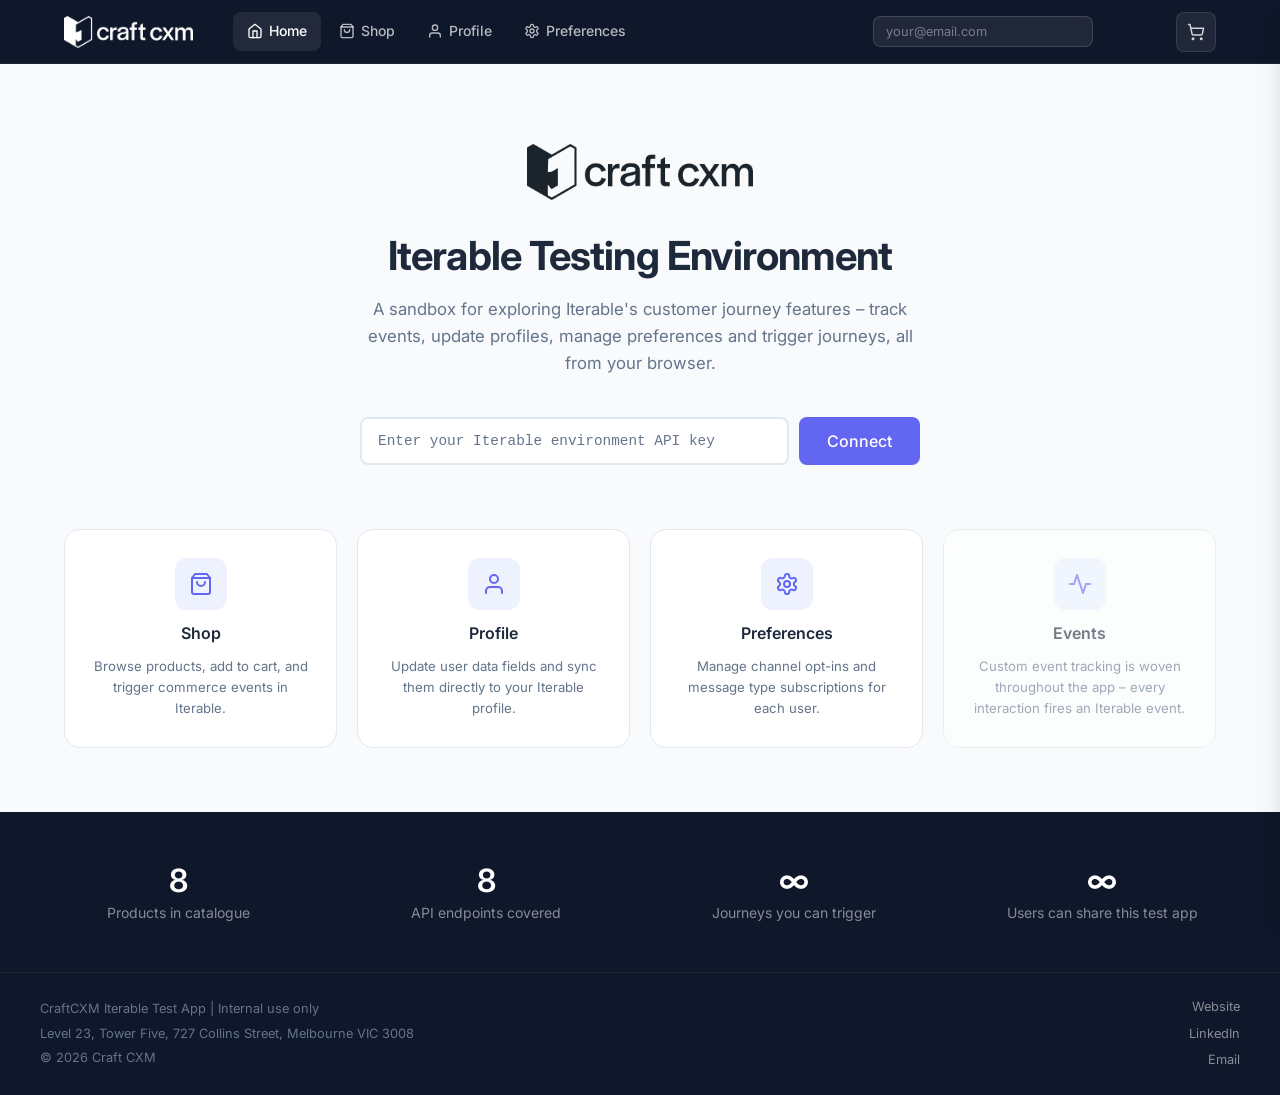
<file: index.html>
<!DOCTYPE html>
<html lang="en">
<head>
  <meta charset="UTF-8">
  <meta name="viewport" content="width=device-width, initial-scale=1.0">
  <title>Iterable Test App</title>
  <link rel="preconnect" href="https://fonts.googleapis.com">
  <link href="https://fonts.googleapis.com/css2?family=Inter:wght@300;400;500;600;700;800&display=swap" rel="stylesheet">
  <link rel="icon" type="image/png" href="assets/favicon.png">
  <link rel="stylesheet" href="css/styles.css">
</head>
<body>
<div id="app">
  <div id="header-root"></div>

  <main class="main-content">

    <!-- Hero -->
    <section class="hero">
      <div class="hero-logo">
        <img src="assets/logo-dark.png" alt="CraftCXM" onerror="this.style.display='none'">
      </div>
      <h1>Iterable Testing Environment</h1>
      <p>
        A sandbox for exploring Iterable's customer journey features – track events,
        update profiles, manage preferences and trigger journeys, all from your browser.
      </p>
      <div class="hero-api-key-group">
        <input
          type="password"
          id="heroApiKeyInput"
          class="hero-api-key-input"
          placeholder="Enter your Iterable environment API key"
          autocomplete="off"
          spellcheck="false"
        >
        <button class="btn btn-primary btn-lg" id="heroConnectBtn">Connect</button>
      </div>
    </section>

    <!-- Navigation cards -->
    <div class="nav-cards">
      <a href="shop.html" class="nav-card" id="navShop">
        <div class="nav-card-icon">
          <svg xmlns="http://www.w3.org/2000/svg" viewBox="0 0 24 24" fill="none" stroke="currentColor" stroke-width="2" stroke-linecap="round" stroke-linejoin="round"><path d="M6 2 3 6v14a2 2 0 0 0 2 2h14a2 2 0 0 0 2-2V6l-3-4z"/><line x1="3" y1="6" x2="21" y2="6"/><path d="M16 10a4 4 0 0 1-8 0"/></svg>
        </div>
        <h3>Shop</h3>
        <p>Browse products, add to cart, and trigger commerce events in Iterable.</p>
      </a>

      <a href="profile.html" class="nav-card" id="navProfile">
        <div class="nav-card-icon">
          <svg xmlns="http://www.w3.org/2000/svg" viewBox="0 0 24 24" fill="none" stroke="currentColor" stroke-width="2" stroke-linecap="round" stroke-linejoin="round"><path d="M20 21v-2a4 4 0 0 0-4-4H8a4 4 0 0 0-4 4v2"/><circle cx="12" cy="7" r="4"/></svg>
        </div>
        <h3>Profile</h3>
        <p>Update user data fields and sync them directly to your Iterable profile.</p>
      </a>

      <a href="preferences.html" class="nav-card" id="navPrefs">
        <div class="nav-card-icon">
          <svg xmlns="http://www.w3.org/2000/svg" viewBox="0 0 24 24" fill="none" stroke="currentColor" stroke-width="2" stroke-linecap="round" stroke-linejoin="round"><path d="M12.22 2h-.44a2 2 0 0 0-2 2v.18a2 2 0 0 1-1 1.73l-.43.25a2 2 0 0 1-2 0l-.15-.08a2 2 0 0 0-2.73.73l-.22.38a2 2 0 0 0 .73 2.73l.15.1a2 2 0 0 1 1 1.72v.51a2 2 0 0 1-1 1.74l-.15.09a2 2 0 0 0-.73 2.73l.22.38a2 2 0 0 0 2.73.73l.15-.08a2 2 0 0 1 2 0l.43.25a2 2 0 0 1 1 1.73V20a2 2 0 0 0 2 2h.44a2 2 0 0 0 2-2v-.18a2 2 0 0 1 1-1.73l.43-.25a2 2 0 0 1 2 0l.15.08a2 2 0 0 0 2.73-.73l.22-.39a2 2 0 0 0-.73-2.73l-.15-.08a2 2 0 0 1-1-1.74v-.5a2 2 0 0 1 1-1.74l.15-.09a2 2 0 0 0 .73-2.73l-.22-.38a2 2 0 0 0-2.73-.73l-.15.08a2 2 0 0 1-2 0l-.43-.25a2 2 0 0 1-1-1.73V4a2 2 0 0 0-2-2z"/><circle cx="12" cy="12" r="3"/></svg>
        </div>
        <h3>Preferences</h3>
        <p>Manage channel opt-ins and message type subscriptions for each user.</p>
      </a>

      <a href="#" class="nav-card" id="navEvents" style="cursor:default; opacity:0.6;">
        <div class="nav-card-icon">
          <svg xmlns="http://www.w3.org/2000/svg" viewBox="0 0 24 24" fill="none" stroke="currentColor" stroke-width="2" stroke-linecap="round" stroke-linejoin="round"><polyline points="22 12 18 12 15 21 9 3 6 12 2 12"/></svg>
        </div>
        <h3>Events</h3>
        <p>Custom event tracking is woven throughout the app – every interaction fires an Iterable event.</p>
      </a>
    </div>

    <!-- Stats bar -->
    <div class="home-stats">
      <div class="home-stats-inner">
        <div class="stat-item">
          <h2>8</h2>
          <p>Products in catalogue</p>
        </div>
        <div class="stat-item">
          <h2>8</h2>
          <p>API endpoints covered</p>
        </div>
        <div class="stat-item">
          <h2>∞</h2>
          <p>Journeys you can trigger</p>
        </div>
        <div class="stat-item">
          <h2>∞</h2>
          <p>Users can share this test app</p>
        </div>
      </div>
    </div>

  </main>

  <div id="footer-root"></div>
  <div id="cart-panel-root"></div>
</div>

<script src="js/config.js"></script>
<script src="js/iterable.js"></script>
<script src="js/components.js"></script>
<script src="js/cart.js"></script>
<script src="js/app.js"></script>
<script>
  initComponents('home');
  initApp('Home');

  // API key connect
  const heroApiKeyInput  = document.getElementById('heroApiKeyInput');
  const heroConnectBtn   = document.getElementById('heroConnectBtn');

  // Restore connected state if key already saved
  const savedKey = getStoredApiKey();
  if (savedKey) {
    heroApiKeyInput.value = savedKey;
    setConnectedState(true);
  }

  function setConnectedState(connected) {
    heroConnectBtn.textContent = connected ? 'Connected' : 'Connect';
    heroConnectBtn.classList.toggle('btn-connected', connected);
  }

  // Reset to Connect state when user edits the input
  heroApiKeyInput.addEventListener('input', () => setConnectedState(false));

  async function handleConnect() {
    const key = heroApiKeyInput.value.trim();
    if (!key) {
      showToast('Please enter an API key.', 'error');
      return;
    }

    heroConnectBtn.textContent = 'Connecting…';
    heroConnectBtn.disabled = true;

    // Temporarily store so iterableFetch can use it
    localStorage.setItem('craftcxm_api_key', key);

    const result = await iterableFetch('GET', '/channels');

    heroConnectBtn.disabled = false;

    if (result.ok) {
      setConnectedState(true);
      showToast('API key connected successfully.', 'success');
    } else {
      localStorage.removeItem('craftcxm_api_key');
      setConnectedState(false);
      const msg = result.error && result.error !== 'No API key set.'
        ? `Connection failed: ${result.error}`
        : 'Connection failed. Please check your API key and try again.';
      showToast(msg, 'error');
    }
  }

  heroConnectBtn.addEventListener('click', handleConnect);
  heroApiKeyInput.addEventListener('keydown', e => { if (e.key === 'Enter') handleConnect(); });

  // Track nav card clicks
  document.getElementById('navShop')?.addEventListener('click', () =>
    trackEvent('linkClick', { destination: 'shop', source: 'home_card' }));
  document.getElementById('navProfile')?.addEventListener('click', () =>
    trackEvent('linkClick', { destination: 'profile', source: 'home_card' }));
  document.getElementById('navPrefs')?.addEventListener('click', () =>
    trackEvent('linkClick', { destination: 'preferences', source: 'home_card' }));
</script>
</body>
</html>
</file>
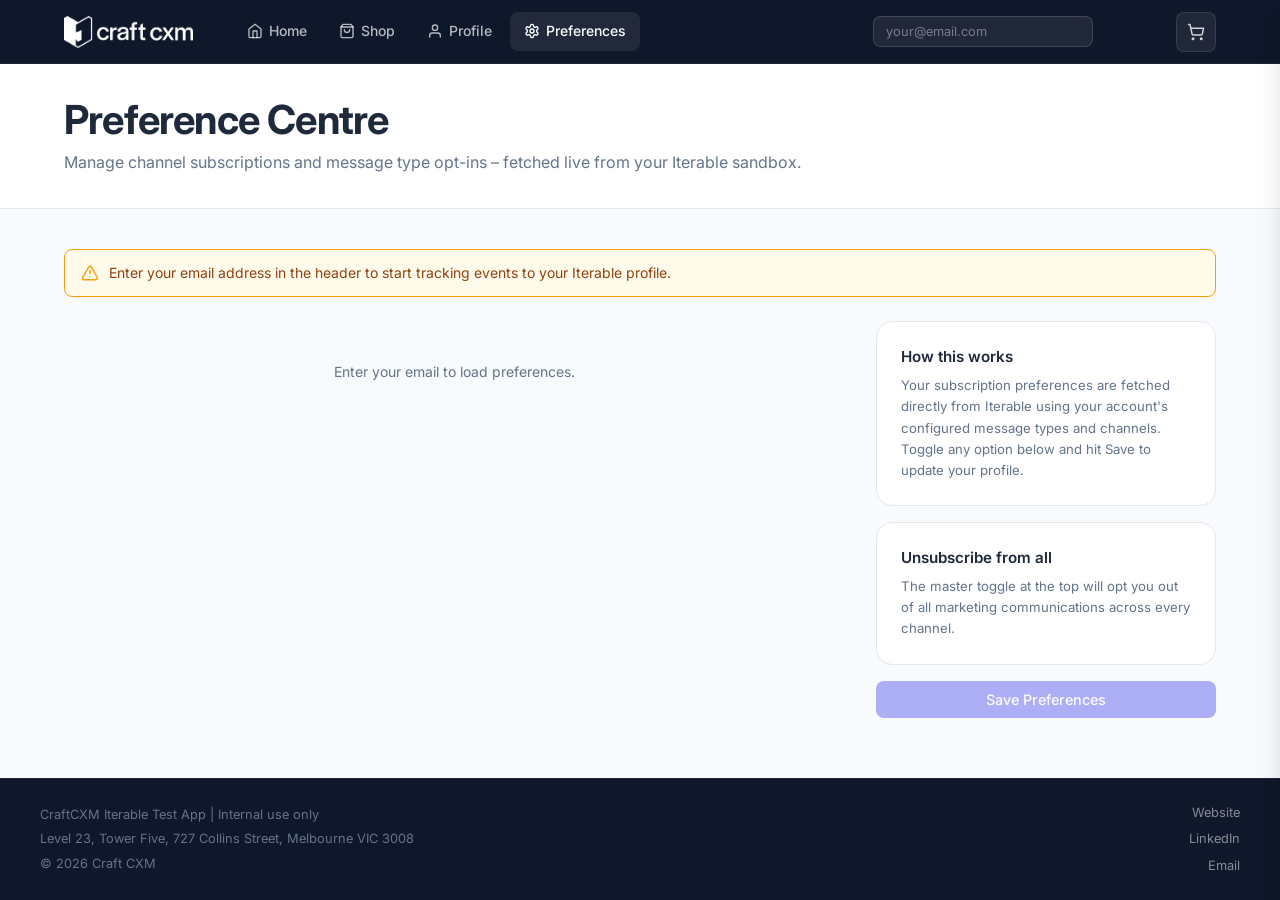
<file: preferences.html>
<!DOCTYPE html>
<html lang="en">
<head>
  <meta charset="UTF-8">
  <meta name="viewport" content="width=device-width, initial-scale=1.0">
  <title>Iterable Test App - Preferences</title>
  <link rel="preconnect" href="https://fonts.googleapis.com">
  <link href="https://fonts.googleapis.com/css2?family=Inter:wght@300;400;500;600;700;800&display=swap" rel="stylesheet">
  <link rel="icon" type="image/png" href="assets/favicon.png">
  <link rel="stylesheet" href="css/styles.css">
</head>
<body>
<div id="app">
  <div id="header-root"></div>

  <main class="main-content">

    <div class="page-header">
      <div class="page-header-inner">
        <h1>Preference Centre</h1>
        <p>Manage channel subscriptions and message type opt-ins – fetched live from your Iterable sandbox.</p>
      </div>
    </div>

    <div class="prefs-section">
      <div class="container">
        <div id="emailWarning"></div>

        <div class="prefs-grid">

          <!-- Main content -->
          <div class="prefs-main" id="prefsMain">
            <div class="prefs-loading" id="prefsLoading">
              <span class="spinner spinner-dark"></span>
              Loading your preferences from Iterable…
            </div>
          </div>

          <!-- Sidebar -->
          <div class="prefs-sidebar">
            <div class="prefs-info-card">
              <h3>How this works</h3>
              <p>
                Your subscription preferences are fetched directly from Iterable using
                your account's configured message types and channels. Toggle any option
                below and hit Save to update your profile.
              </p>
            </div>
            <div class="prefs-info-card">
              <h3>Unsubscribe from all</h3>
              <p>
                The master toggle at the top will opt you out of all marketing
                communications across every channel.
              </p>
            </div>
            <button class="btn btn-primary prefs-save-btn" id="savePrefsBtn" disabled>
              Save Preferences
            </button>
          </div>

        </div>
      </div>
    </div>

  </main>

  <div id="footer-root"></div>
  <div id="cart-panel-root"></div>
</div>

<script src="js/config.js"></script>
<script src="js/iterable.js"></script>
<script src="js/components.js"></script>
<script src="js/cart.js"></script>
<script src="js/app.js"></script>
<script>
  initComponents('prefs');
  initApp('Preferences');

  // ── State ──────────────────────────────────────────────────────
  let allChannels     = [];
  let allMessageTypes = [];
  let userUnsubChannels = [];
  let userUnsubTypes    = [];

  // ── Icons used on this page ────────────────────────────────────
  const channelIcons = {
    Email: `<svg xmlns="http://www.w3.org/2000/svg" viewBox="0 0 24 24" fill="none" stroke="currentColor" stroke-width="2" stroke-linecap="round" stroke-linejoin="round"><rect width="20" height="16" x="2" y="4" rx="2"/><path d="m22 7-8.97 5.7a1.94 1.94 0 0 1-2.06 0L2 7"/></svg>`,
    SMS:   `<svg xmlns="http://www.w3.org/2000/svg" viewBox="0 0 24 24" fill="none" stroke="currentColor" stroke-width="2" stroke-linecap="round" stroke-linejoin="round"><path d="M21 15a2 2 0 0 1-2 2H7l-4 4V5a2 2 0 0 1 2-2h14a2 2 0 0 1 2 2z"/></svg>`,
    Push:  `<svg xmlns="http://www.w3.org/2000/svg" viewBox="0 0 24 24" fill="none" stroke="currentColor" stroke-width="2" stroke-linecap="round" stroke-linejoin="round"><path d="M6 8a6 6 0 0 1 12 0c0 7 3 9 3 9H3s3-2 3-9"/><path d="M10.3 21a1.94 1.94 0 0 0 3.4 0"/></svg>`,
    Web:   `<svg xmlns="http://www.w3.org/2000/svg" viewBox="0 0 24 24" fill="none" stroke="currentColor" stroke-width="2" stroke-linecap="round" stroke-linejoin="round"><circle cx="12" cy="12" r="10"/><path d="M12 2a14.5 14.5 0 0 1 0 20A14.5 14.5 0 0 1 12 2"/><path d="M2 12h20"/></svg>`,
    InApp: `<svg xmlns="http://www.w3.org/2000/svg" viewBox="0 0 24 24" fill="none" stroke="currentColor" stroke-width="2" stroke-linecap="round" stroke-linejoin="round"><rect width="14" height="20" x="5" y="2" rx="2" ry="2"/><path d="M12 18h.01"/></svg>`,
  };
  const defaultChannelIcon = `<svg xmlns="http://www.w3.org/2000/svg" viewBox="0 0 24 24" fill="none" stroke="currentColor" stroke-width="2" stroke-linecap="round" stroke-linejoin="round"><circle cx="12" cy="12" r="10"/></svg>`;

  function iconForChannel(name) {
    const key = Object.keys(channelIcons).find(k => name.toLowerCase().includes(k.toLowerCase()));
    return channelIcons[key] || defaultChannelIcon;
  }

  // ── Build toggle ID ────────────────────────────────────────────
  function toggleId(typeId) { return `toggle-type-${typeId}`; }
  function channelToggleId(channelId) { return `toggle-channel-${channelId}`; }
  function masterToggleId() { return 'toggle-master'; }

  // ── Read current toggle state ──────────────────────────────────
  function isTypeSub(typeId) {
    const el = document.getElementById(toggleId(typeId));
    return el ? el.checked : !userUnsubTypes.includes(typeId);
  }
  function isChannelSub(channelId) {
    const el = document.getElementById(channelToggleId(channelId));
    return el ? el.checked : !userUnsubChannels.includes(channelId);
  }

  // ── Render ─────────────────────────────────────────────────────
  function renderPreferences() {
    const main = document.getElementById('prefsMain');

    const masterChecked = userUnsubChannels.length === 0 && userUnsubTypes.length === 0;

    let html = `
      <!-- Master toggle -->
      <div class="prefs-master-card">
        <div>
          <h3>Marketing Communications</h3>
          <p>Receive all marketing messages across all channels</p>
        </div>
        <label class="toggle-switch">
          <input type="checkbox" id="${masterToggleId()}" ${masterChecked ? 'checked' : ''}>
          <span class="toggle-track"></span>
        </label>
      </div>
    `;

    if (allChannels.length === 0) {
      html += `<div class="prefs-info-card"><p>No channels found in your Iterable sandbox. Configure message types and channels in Iterable to see them here.</p></div>`;
    } else {
      allChannels.forEach(channel => {
        const types = allMessageTypes.filter(t => t.channelId === channel.id);
        const channelSubbed = !userUnsubChannels.includes(channel.id);
        const subCount = types.filter(t => !userUnsubTypes.includes(t.id)).length;

        html += `
          <div class="prefs-channel-card">
            <div class="prefs-channel-header">
              <div class="prefs-channel-title">
                <div class="prefs-channel-icon">${iconForChannel(channel.name)}</div>
                <div>
                  <div class="prefs-channel-name">${channel.name}</div>
                  <div class="prefs-channel-meta">${types.length} message type${types.length !== 1 ? 's' : ''} · ${subCount} subscribed</div>
                </div>
              </div>
              <label class="toggle-switch">
                <input type="checkbox" id="${channelToggleId(channel.id)}" ${channelSubbed ? 'checked' : ''}>
                <span class="toggle-track"></span>
              </label>
            </div>
            ${types.length > 0 ? `
            <div class="prefs-types">
              ${types.map(type => {
                const subbed = channelSubbed && !userUnsubTypes.includes(type.id);
                return `
                  <div class="prefs-type-row">
                    <div class="prefs-type-info">
                      <h4>${type.name}</h4>
                      <p>ID: ${type.id}</p>
                    </div>
                    <label class="toggle-switch">
                      <input type="checkbox" id="${toggleId(type.id)}" data-type-id="${type.id}" ${subbed ? 'checked' : ''}>
                      <span class="toggle-track"></span>
                    </label>
                  </div>
                `;
              }).join('')}
            </div>` : ''}
          </div>
        `;
      });
    }

    main.innerHTML = html;
    document.getElementById('savePrefsBtn').disabled = false;

    // Master toggle wires all others
    document.getElementById(masterToggleId())?.addEventListener('change', e => {
      const checked = e.target.checked;
      allChannels.forEach(ch => {
        const el = document.getElementById(channelToggleId(ch.id));
        if (el) el.checked = checked;
      });
      allMessageTypes.forEach(t => {
        const el = document.getElementById(toggleId(t.id));
        if (el) el.checked = checked;
      });
    });

    // Channel toggles cascade to their message types
    allChannels.forEach(ch => {
      document.getElementById(channelToggleId(ch.id))?.addEventListener('change', e => {
        const checked = e.target.checked;
        allMessageTypes
          .filter(t => t.channelId === ch.id)
          .forEach(t => {
            const el = document.getElementById(toggleId(t.id));
            if (el) el.checked = checked;
          });
      });
    });
  }

  // ── Load preferences ───────────────────────────────────────────
  async function loadPreferences() {
    const e = getStoredEmail();
    if (!e) {
      renderNoEmailBanner(document.getElementById('emailWarning'));
      document.getElementById('prefsLoading').innerHTML =
        '<p style="color:var(--color-text-muted)">Enter your email to load preferences.</p>';
      return;
    }

    const [channelsRes, typesRes, userRes] = await Promise.all([
      getChannels(),
      getMessageTypes(),
      getUser(e),
    ]);

    const isArchived = name => /archived/i.test(name);
    const byName = (a, b) => a.name.localeCompare(b.name);
    if (channelsRes.ok)  allChannels     = (channelsRes.data.channels     || []).filter(c => !isArchived(c.name)).sort(byName);
    if (typesRes.ok)     allMessageTypes = (typesRes.data.messageTypes    || []).filter(t => !isArchived(t.name)).sort(byName);

    if (userRes.ok && userRes.data && userRes.data.user) {
      const fields = userRes.data.user.dataFields || {};
      userUnsubChannels = fields.unsubscribedChannelIds     || [];
      userUnsubTypes    = fields.unsubscribedMessageTypeIds || [];
    }

    if (!channelsRes.ok && !typesRes.ok) {
      document.getElementById('prefsLoading').innerHTML =
        `<p style="color:var(--color-error)">Failed to load from Iterable: ${channelsRes.error || typesRes.error}</p>`;
      return;
    }

    renderPreferences();
  }

  loadPreferences();

  // ── Save ───────────────────────────────────────────────────────
  document.getElementById('savePrefsBtn').addEventListener('click', async () => {
    const e = getStoredEmail();
    if (!e) { showToast('Please enter your email first.', 'error'); return; }

    const btn = document.getElementById('savePrefsBtn');
    btn.disabled = true;
    btn.innerHTML = `<span class="spinner"></span> Saving…`;

    const unsubChannels = allChannels
      .filter(ch => !document.getElementById(channelToggleId(ch.id))?.checked)
      .map(ch => ch.id);

    const unsubTypes = allMessageTypes
      .filter(t => !document.getElementById(toggleId(t.id))?.checked)
      .map(t => t.id);

    const subTypes = allMessageTypes
      .filter(t => document.getElementById(toggleId(t.id))?.checked)
      .map(t => t.id);

    const result = await updateSubscriptions({
      unsubscribedChannelIds:     unsubChannels,
      unsubscribedMessageTypeIds: unsubTypes,
      subscribedMessageTypeIds:   subTypes,
    });

    btn.disabled = false;
    btn.innerHTML = 'Save Preferences';

    if (result.ok) {
      userUnsubChannels = unsubChannels;
      userUnsubTypes    = unsubTypes;
      showToast('Preferences saved to Iterable!', 'success');
    } else {
      showToast(`Save failed: ${result.error}`, 'error');
    }
  });
</script>
</body>
</html>
</file>
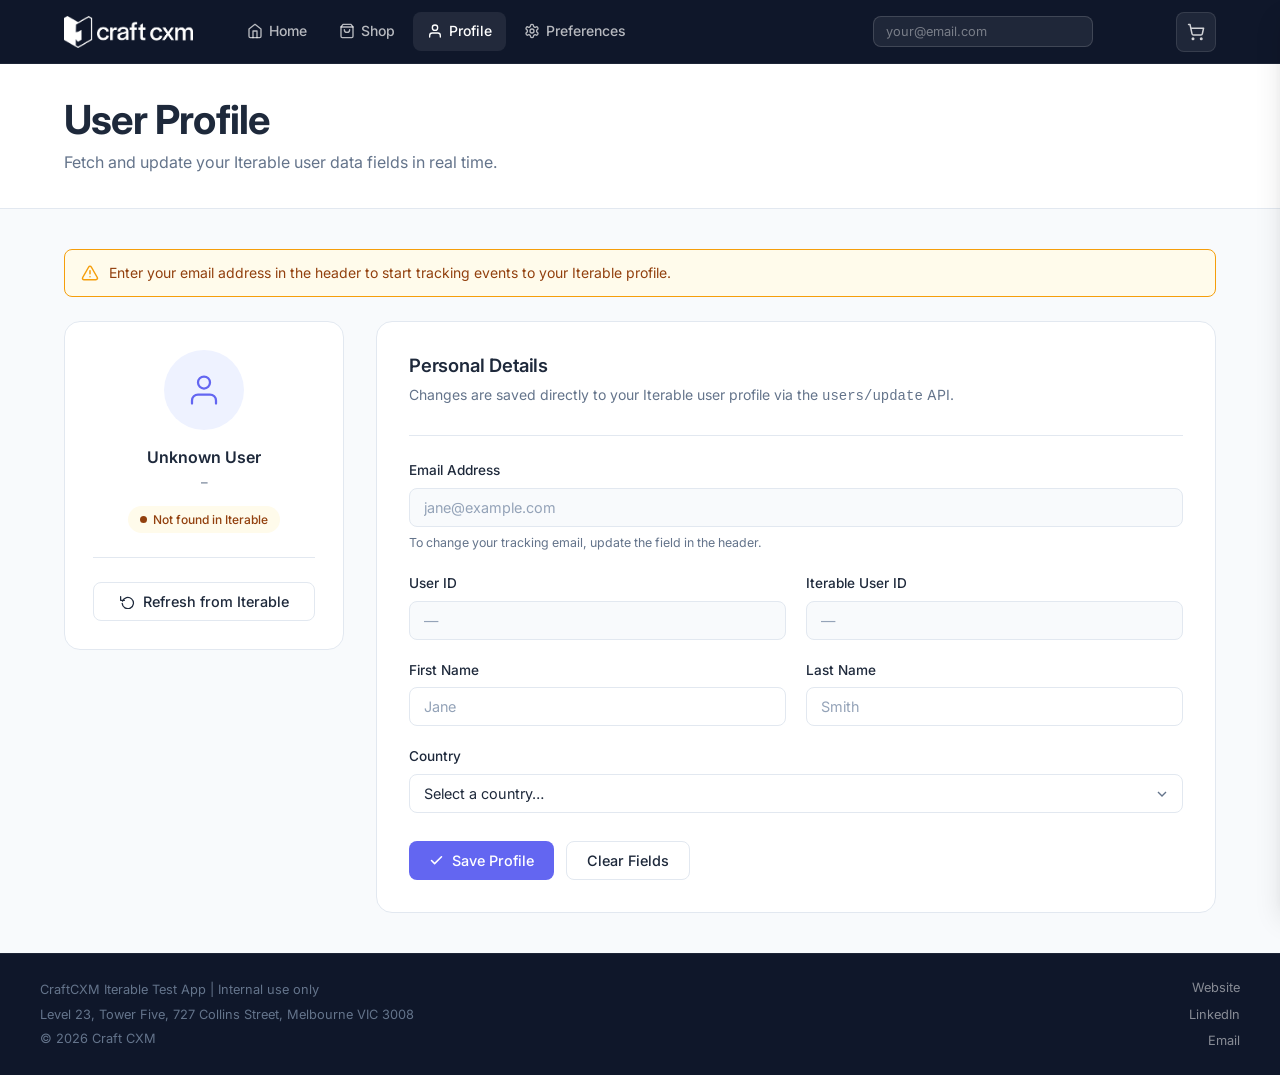
<file: profile.html>
<!DOCTYPE html>
<html lang="en">
<head>
  <meta charset="UTF-8">
  <meta name="viewport" content="width=device-width, initial-scale=1.0">
  <title>Iterable Test App - Profile</title>
  <link rel="preconnect" href="https://fonts.googleapis.com">
  <link href="https://fonts.googleapis.com/css2?family=Inter:wght@300;400;500;600;700;800&display=swap" rel="stylesheet">
  <link rel="icon" type="image/png" href="assets/favicon.png">
  <link rel="stylesheet" href="css/styles.css">
</head>
<body>
<div id="app">
  <div id="header-root"></div>

  <main class="main-content">

    <div class="page-header">
      <div class="page-header-inner">
        <h1>User Profile</h1>
        <p>Fetch and update your Iterable user data fields in real time.</p>
      </div>
    </div>

    <div class="profile-section">
      <div class="container">
        <div id="emailWarning"></div>

        <div class="profile-grid">

          <!-- Sidebar -->
          <aside class="profile-sidebar">
            <div class="profile-avatar">
              <svg xmlns="http://www.w3.org/2000/svg" viewBox="0 0 24 24" fill="none" stroke="currentColor" stroke-width="1.5" stroke-linecap="round" stroke-linejoin="round"><path d="M20 21v-2a4 4 0 0 0-4-4H8a4 4 0 0 0-4 4v2"/><circle cx="12" cy="7" r="4"/></svg>
            </div>
            <h3 id="sidebarName">Unknown User</h3>
            <p id="sidebarEmail" style="word-break:break-all;">–</p>
            <div class="profile-status unknown" id="profileStatus">
              <span class="profile-status-dot"></span>
              <span id="profileStatusText">Not found in Iterable</span>
            </div>
            <div class="divider"></div>
            <button class="btn btn-secondary btn-full" id="fetchProfileBtn">
              <svg xmlns="http://www.w3.org/2000/svg" width="15" height="15" viewBox="0 0 24 24" fill="none" stroke="currentColor" stroke-width="2" stroke-linecap="round" stroke-linejoin="round"><polyline points="1 4 1 10 7 10"/><path d="M3.51 15a9 9 0 1 0 .49-3.5"/></svg>
              Refresh from Iterable
            </button>
          </aside>

          <!-- Main form -->
          <div class="profile-card">
            <h2>Personal Details</h2>
            <p>Changes are saved directly to your Iterable user profile via the <code>users/update</code> API.</p>
            <div class="divider"></div>

            <div class="form-field">
              <label for="profileEmail">Email Address</label>
              <input type="email" id="profileEmail" class="input" placeholder="jane@example.com" readonly
                     style="background:var(--color-bg); cursor:not-allowed;" title="Change your email using the header input">
              <small style="color:var(--color-text-muted); font-size:0.775rem;">
                To change your tracking email, update the field in the header.
              </small>
            </div>

            <div class="form-row">
              <div class="form-field">
                <label for="userId">User ID</label>
                <input type="text" id="userId" class="input" placeholder="—" readonly
                       style="background:var(--color-bg); cursor:not-allowed;">
              </div>
              <div class="form-field">
                <label for="itblUserId">Iterable User ID</label>
                <input type="text" id="itblUserId" class="input" placeholder="—" readonly
                       style="background:var(--color-bg); cursor:not-allowed;">
              </div>
            </div>

            <div class="form-row">
              <div class="form-field">
                <label for="firstName">First Name</label>
                <input type="text" id="firstName" class="input" placeholder="Jane">
              </div>
              <div class="form-field">
                <label for="lastName">Last Name</label>
                <input type="text" id="lastName" class="input" placeholder="Smith">
              </div>
            </div>

            <div class="form-field">
              <label for="country">Country</label>
              <select id="country" class="input">
                <option value="">Select a country…</option>
                <option value="GB">United Kingdom</option>
                <option value="US">United States</option>
                <option value="AU">Australia</option>
                <option value="CA">Canada</option>
                <option value="DE">Germany</option>
                <option value="FR">France</option>
                <option value="ES">Spain</option>
                <option value="IT">Italy</option>
                <option value="NL">Netherlands</option>
                <option value="SE">Sweden</option>
                <option value="NO">Norway</option>
                <option value="DK">Denmark</option>
                <option value="FI">Finland</option>
                <option value="CH">Switzerland</option>
                <option value="IE">Ireland</option>
                <option value="NZ">New Zealand</option>
                <option value="SG">Singapore</option>
                <option value="JP">Japan</option>
                <option value="IN">India</option>
                <option value="ZA">South Africa</option>
              </select>
            </div>

            <div class="form-actions">
              <button class="btn btn-primary" id="saveProfileBtn">
                <svg xmlns="http://www.w3.org/2000/svg" width="15" height="15" viewBox="0 0 24 24" fill="none" stroke="currentColor" stroke-width="2.5" stroke-linecap="round" stroke-linejoin="round"><polyline points="20 6 9 17 4 12"/></svg>
                Save Profile
              </button>
              <button class="btn btn-secondary" id="clearProfileBtn">Clear Fields</button>
            </div>
          </div>

        </div>
      </div>
    </div>

  </main>

  <div id="footer-root"></div>
  <div id="cart-panel-root"></div>
</div>

<script src="js/config.js"></script>
<script src="js/iterable.js"></script>
<script src="js/components.js"></script>
<script src="js/cart.js"></script>
<script src="js/app.js"></script>
<script>
  initComponents('profile');
  initApp('Profile');

  // Populate email field
  function syncEmailDisplay() {
    const e = getStoredEmail();
    document.getElementById('profileEmail').value = e || '';
    document.getElementById('sidebarEmail').textContent = e || '–';
    if (!e) {
      document.getElementById('sidebarName').textContent = 'Unknown User';
      document.getElementById('userId').value = '';
      document.getElementById('itblUserId').value = '';
      setStatus(false);
    }
  }
  syncEmailDisplay();

  function setStatus(known, name) {
    const statusEl = document.getElementById('profileStatus');
    const textEl   = document.getElementById('profileStatusText');
    if (known) {
      statusEl.className = 'profile-status known';
      textEl.textContent = 'Found in Iterable';
      if (name) document.getElementById('sidebarName').textContent = name;
    } else {
      statusEl.className = 'profile-status unknown';
      textEl.textContent = 'Not found in Iterable';
    }
  }

  // Populate form from Iterable user data
  function populateForm(user) {
    const df = user.dataFields || {};
    if (user.userId)    document.getElementById('userId').value      = user.userId;
    if (df.firstName)   document.getElementById('firstName').value   = df.firstName;
    if (df.lastName)    document.getElementById('lastName').value    = df.lastName;
    if (df.itblUserId)  document.getElementById('itblUserId').value  = df.itblUserId;
    if (df.country) {
      const select = document.getElementById('country');
      select.value = df.country;
    }
    const name = [df.firstName, df.lastName].filter(Boolean).join(' ') || user.email;
    setStatus(true, name);
  }

  // Fetch profile on load if email is set
  async function fetchProfile() {
    const e = getStoredEmail();
    if (!e) {
      renderNoEmailBanner(document.getElementById('emailWarning'));
      return;
    }

    const btn = document.getElementById('fetchProfileBtn');
    btn.disabled = true;
    btn.innerHTML = `<span class="spinner spinner-dark"></span> Fetching…`;

    const result = await getUser(e);

    btn.disabled = false;
    btn.innerHTML = `
      <svg xmlns="http://www.w3.org/2000/svg" width="15" height="15" viewBox="0 0 24 24" fill="none" stroke="currentColor" stroke-width="2" stroke-linecap="round" stroke-linejoin="round"><polyline points="1 4 1 10 7 10"/><path d="M3.51 15a9 9 0 1 0 .49-3.5"/></svg>
      Refresh from Iterable`;

    if (result.ok && result.data && result.data.user) {
      populateForm(result.data.user);
      showToast('Profile loaded from Iterable', 'success');
    } else if (result.ok) {
      setStatus(false);
      showToast('User not yet in Iterable – save a profile to create them.', 'info');
    } else {
      showToast(`Could not fetch profile: ${result.error}`, 'error');
    }
  }

  fetchProfile();

  // Save profile
  document.getElementById('saveProfileBtn').addEventListener('click', async () => {
    const e = getStoredEmail();
    if (!e) {
      showToast('Please enter your email in the header first.', 'error');
      return;
    }

    const btn = document.getElementById('saveProfileBtn');
    btn.disabled = true;
    btn.innerHTML = `<span class="spinner"></span> Saving…`;

    const dataFields = {
      firstName: document.getElementById('firstName').value.trim(),
      lastName:  document.getElementById('lastName').value.trim(),
      country:   document.getElementById('country').value,
    };

    const result = await updateUser(dataFields);

    btn.disabled = false;
    btn.innerHTML = `
      <svg xmlns="http://www.w3.org/2000/svg" width="15" height="15" viewBox="0 0 24 24" fill="none" stroke="currentColor" stroke-width="2.5" stroke-linecap="round" stroke-linejoin="round"><polyline points="20 6 9 17 4 12"/></svg>
      Save Profile`;

    if (result.ok) {
      const name = [dataFields.firstName, dataFields.lastName].filter(Boolean).join(' ') || e;
      setStatus(true, name);
      showToast('Profile saved to Iterable!', 'success');
    } else {
      showToast(`Save failed: ${result.error}`, 'error');
    }
  });

  // Clear form
  document.getElementById('clearProfileBtn').addEventListener('click', () => {
    document.getElementById('firstName').value = '';
    document.getElementById('lastName').value  = '';
    document.getElementById('country').value   = '';
  });

  // Refresh button
  document.getElementById('fetchProfileBtn').addEventListener('click', fetchProfile);
</script>
</body>
</html>
</file>
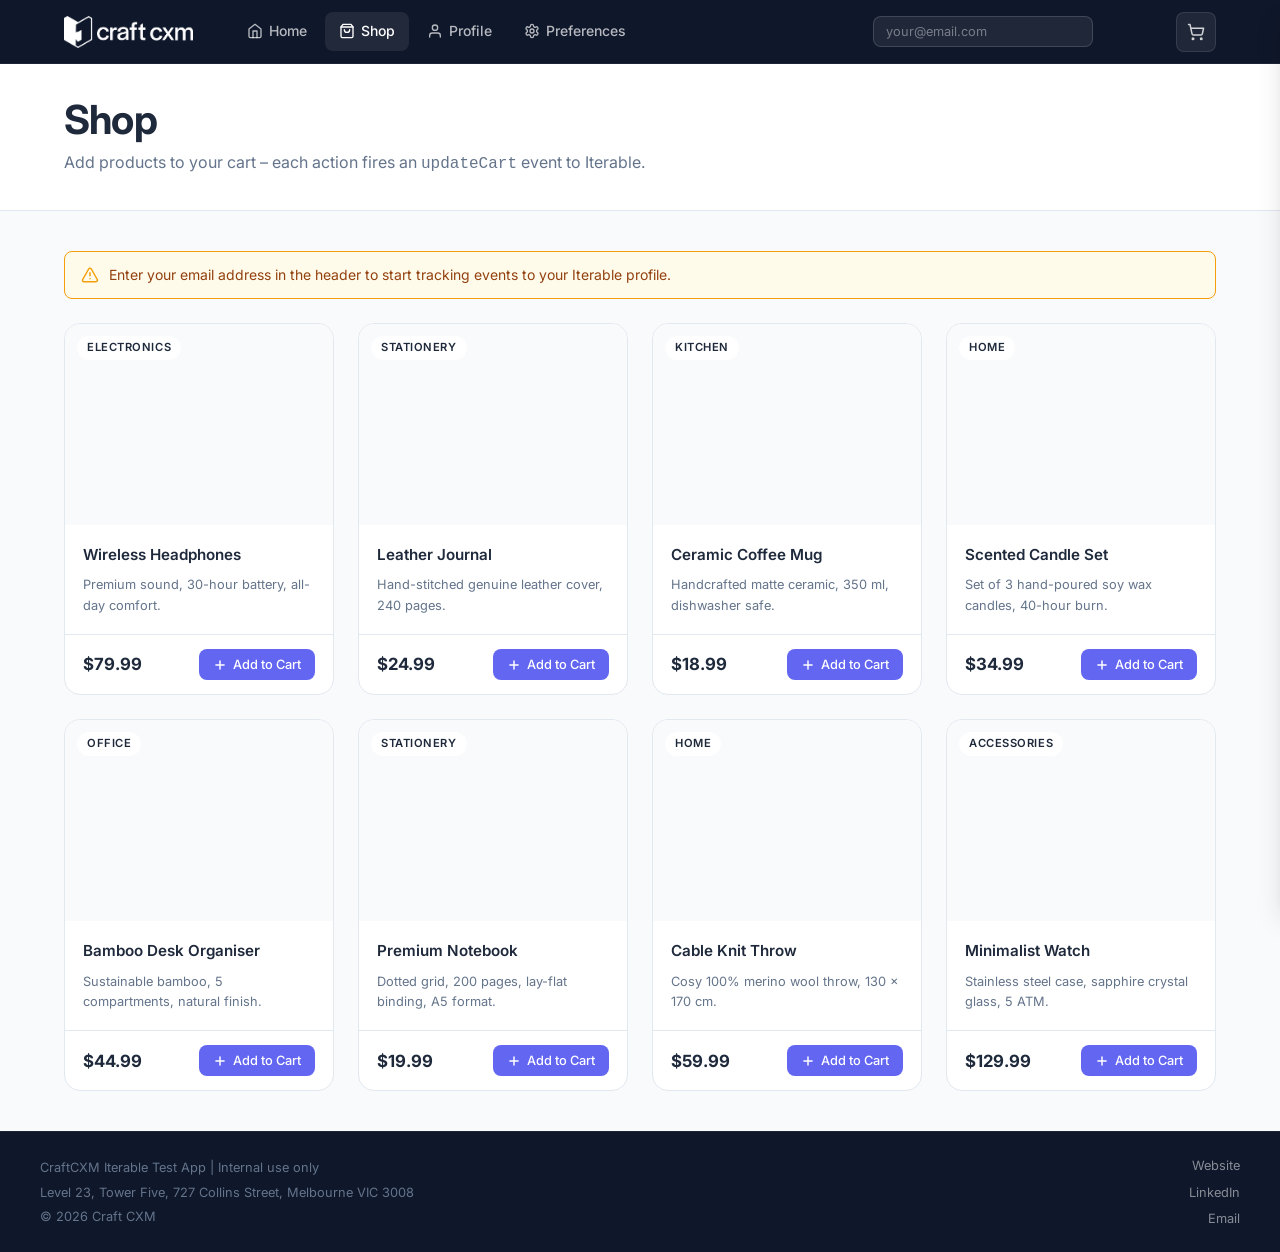
<file: shop.html>
<!DOCTYPE html>
<html lang="en">
<head>
  <meta charset="UTF-8">
  <meta name="viewport" content="width=device-width, initial-scale=1.0">
  <title>Iterable Test App - Shop</title>
  <link rel="preconnect" href="https://fonts.googleapis.com">
  <link href="https://fonts.googleapis.com/css2?family=Inter:wght@300;400;500;600;700;800&display=swap" rel="stylesheet">
  <link rel="icon" type="image/png" href="assets/favicon.png">
  <link rel="stylesheet" href="css/styles.css">
</head>
<body>
<div id="app">
  <div id="header-root"></div>

  <main class="main-content">

    <div class="page-header">
      <div class="page-header-inner">
        <h1>Shop</h1>
        <p>Add products to your cart – each action fires an <code>updateCart</code> event to Iterable.</p>
      </div>
    </div>

    <div class="shop-section">
      <div class="container">
        <div id="emailWarning"></div>
        <div class="shop-grid" id="shopGrid"></div>
      </div>
    </div>

  </main>

  <div id="footer-root"></div>
  <div id="cart-panel-root"></div>
</div>

<script src="js/config.js"></script>
<script src="js/iterable.js"></script>
<script src="js/components.js"></script>
<script src="js/cart.js"></script>
<script src="js/app.js"></script>
<script>
  initComponents('shop');
  initApp('Shop');

  // Render product grid from config
  const grid = document.getElementById('shopGrid');

  PRODUCTS.forEach(product => {
    const card = document.createElement('div');
    card.className = 'product-card';
    card.innerHTML = `
      <div class="product-img-wrap">
        <img src="${product.imageUrl}" alt="${product.name}" loading="lazy"
             onerror="this.src='https://picsum.photos/seed/fallback/400/300'">
        <span class="product-category">${product.category}</span>
      </div>
      <div class="product-body">
        <div class="product-name">${product.name}</div>
        <p class="product-desc">${product.description}</p>
      </div>
      <div class="product-footer">
        <span class="product-price">$${product.price.toFixed(2)}</span>
        <button class="add-to-cart-btn" data-id="${product.id}" aria-label="Add ${product.name} to cart">
          <svg xmlns="http://www.w3.org/2000/svg" width="14" height="14" viewBox="0 0 24 24" fill="none" stroke="currentColor" stroke-width="2.5" stroke-linecap="round" stroke-linejoin="round"><line x1="12" y1="5" x2="12" y2="19"/><line x1="5" y1="12" x2="19" y2="12"/></svg>
          Add to Cart
        </button>
      </div>
    `;
    grid.appendChild(card);
  });

  // Wire up Add to Cart buttons
  grid.addEventListener('click', async e => {
    const btn = e.target.closest('.add-to-cart-btn');
    if (!btn) return;

    const product = PRODUCTS.find(p => p.id === btn.dataset.id);
    if (!product) return;

    // Visual feedback
    btn.classList.add('added');
    btn.innerHTML = `
      <svg xmlns="http://www.w3.org/2000/svg" width="14" height="14" viewBox="0 0 24 24" fill="none" stroke="currentColor" stroke-width="2.5" stroke-linecap="round" stroke-linejoin="round"><polyline points="20 6 9 17 4 12"/></svg>
      Added
    `;
    btn.disabled = true;

    await addToCart(product);

    setTimeout(() => {
      btn.classList.remove('added');
      btn.disabled = false;
      btn.innerHTML = `
        <svg xmlns="http://www.w3.org/2000/svg" width="14" height="14" viewBox="0 0 24 24" fill="none" stroke="currentColor" stroke-width="2.5" stroke-linecap="round" stroke-linejoin="round"><line x1="12" y1="5" x2="12" y2="19"/><line x1="5" y1="12" x2="19" y2="12"/></svg>
        Add to Cart
      `;
    }, 1500);
  });

  // No-email warning
  renderNoEmailBanner(document.getElementById('emailWarning'));

  // Restore abandoned cart from Iterable if ?restoreCart=true
  if (new URLSearchParams(window.location.search).get('restoreCart') === 'true') {
    (async () => {
      const email = getStoredEmail();
      if (!email) return;

      const result = await getUser(email);
      const items  = result.ok && result.data?.user?.shoppingCartItems;
      if (!items?.length) return;

      saveCart(items.map(item => ({
        id:          item.id,
        sku:         item.sku,
        name:        item.name,
        description: item.description || '',
        price:       item.price,
        quantity:    item.quantity,
        category:    item.categories?.[0] || '',
        imageUrl:    item.imageUrl || '',
      })));

      renderCart();
      updateCartBadge();
      openCart();
      showToast('Your cart has been restored!', 'success');
    })();
  }
</script>
</body>
</html>
</file>
<file: css/styles.css>
/* ============================================================
   CraftCXM Iterable Test App — Global Styles
   ============================================================ */

/* ── Design Tokens ── */
:root {
  --color-primary:       #0f172a;
  --color-primary-light: #1e293b;
  --color-accent:        #6366f1;
  --color-accent-hover:  #4f46e5;
  --color-accent-light:  #eef2ff;
  --color-bg:            #f8fafc;
  --color-surface:       #ffffff;
  --color-border:        #e2e8f0;
  --color-border-focus:  #6366f1;
  --color-text:          #1e293b;
  --color-text-muted:    #64748b;
  --color-text-light:    #94a3b8;
  --color-success:       #10b981;
  --color-success-bg:    #ecfdf5;
  --color-error:         #ef4444;
  --color-error-bg:      #fef2f2;
  --color-warning:       #f59e0b;
  --color-warning-bg:    #fffbeb;

  --header-height: 64px;

  --radius-sm:   4px;
  --radius-md:   8px;
  --radius-lg:   12px;
  --radius-xl:   16px;
  --radius-full: 9999px;

  --shadow-sm:  0 1px 2px rgba(0,0,0,.05);
  --shadow-md:  0 4px 6px rgba(0,0,0,.07), 0 2px 4px rgba(0,0,0,.06);
  --shadow-lg:  0 10px 15px rgba(0,0,0,.1), 0 4px 6px rgba(0,0,0,.05);
  --shadow-xl:  0 20px 25px rgba(0,0,0,.1), 0 10px 10px rgba(0,0,0,.04);

  --transition: 0.2s ease;
  --transition-slow: 0.35s ease;

  --font-sans: 'Inter', system-ui, -apple-system, sans-serif;
}

/* ── Reset ── */
*, *::before, *::after { box-sizing: border-box; margin: 0; padding: 0; }

html { scroll-behavior: smooth; }

body {
  font-family: var(--font-sans);
  font-size: 1rem;
  line-height: 1.6;
  color: var(--color-text);
  background: var(--color-bg);
  min-height: 100vh;
  display: flex;
  flex-direction: column;
  -webkit-font-smoothing: antialiased;
}

img { display: block; max-width: 100%; }
a { color: var(--color-accent); text-decoration: none; transition: color var(--transition); }
a:hover { color: var(--color-accent-hover); }
ul { list-style: none; }
button { cursor: pointer; font-family: inherit; }
input, select, textarea { font-family: inherit; }

#app { display: flex; flex-direction: column; min-height: 100vh; }

/* ── Typography ── */
h1 { font-size: clamp(1.75rem, 4vw, 2.5rem); font-weight: 700; line-height: 1.2; letter-spacing: -0.02em; }
h2 { font-size: clamp(1.35rem, 3vw, 1.875rem); font-weight: 600; line-height: 1.3; letter-spacing: -0.01em; }
h3 { font-size: 1.25rem; font-weight: 600; line-height: 1.4; }
h4 { font-size: 1rem; font-weight: 600; }
p { color: var(--color-text-muted); }

/* ── Layout ── */
.container { width: 100%; max-width: 1200px; margin: 0 auto; padding: 0 24px; }
.main-content { flex: 1; padding-top: var(--header-height); }

/* ── Buttons ── */
.btn {
  display: inline-flex;
  align-items: center;
  justify-content: center;
  gap: 8px;
  padding: 10px 20px;
  border-radius: var(--radius-md);
  font-size: 0.9rem;
  font-weight: 500;
  border: none;
  transition: all var(--transition);
  white-space: nowrap;
}
.btn:disabled { opacity: 0.5; cursor: not-allowed; }

.btn-primary {
  background: var(--color-accent);
  color: #fff;
}
.btn-primary:hover:not(:disabled) { background: var(--color-accent-hover); transform: translateY(-1px); box-shadow: var(--shadow-md); }

.btn-secondary {
  background: var(--color-surface);
  color: var(--color-text);
  border: 1px solid var(--color-border);
}
.btn-secondary:hover:not(:disabled) { background: var(--color-bg); border-color: var(--color-accent); color: var(--color-accent); }

.btn-ghost {
  background: transparent;
  color: var(--color-text-muted);
  padding: 8px 12px;
}
.btn-ghost:hover { background: var(--color-bg); color: var(--color-text); }

.btn-danger {
  background: var(--color-error);
  color: #fff;
}
.btn-danger:hover:not(:disabled) { background: #dc2626; }

.btn-sm { padding: 6px 14px; font-size: 0.8rem; }
.btn-lg { padding: 14px 28px; font-size: 1rem; }
.btn-full { width: 100%; }

/* ── Inputs ── */
.input {
  width: 100%;
  padding: 10px 14px;
  border: 1px solid var(--color-border);
  border-radius: var(--radius-md);
  font-size: 0.9rem;
  color: var(--color-text);
  background: var(--color-surface);
  transition: border-color var(--transition), box-shadow var(--transition);
  outline: none;
}
.input:focus {
  border-color: var(--color-border-focus);
  box-shadow: 0 0 0 3px rgba(99,102,241,.1);
}
.input::placeholder { color: var(--color-text-light); }

.input-group { display: flex; flex-direction: column; gap: 6px; }
.input-label { font-size: 0.85rem; font-weight: 500; color: var(--color-text); }

/* ── Badges ── */
.badge {
  display: inline-flex;
  align-items: center;
  justify-content: center;
  min-width: 20px;
  height: 20px;
  padding: 0 6px;
  border-radius: var(--radius-full);
  font-size: 0.7rem;
  font-weight: 700;
  background: var(--color-accent);
  color: #fff;
}

/* ── Divider ── */
.divider { height: 1px; background: var(--color-border); margin: 24px 0; }

/* ============================================================
   HEADER
   ============================================================ */
.header {
  position: fixed;
  top: 0;
  left: 0;
  right: 0;
  height: var(--header-height);
  background: var(--color-primary);
  z-index: 1000;
  border-bottom: 1px solid rgba(255,255,255,.06);
}
.header-inner {
  display: flex;
  align-items: center;
  gap: 16px;
  height: 100%;
  max-width: 1200px;
  margin: 0 auto;
  padding: 0 24px;
}

/* Logo */
.header-logo {
  display: flex;
  align-items: center;
  gap: 10px;
  text-decoration: none;
  flex-shrink: 0;
}
.header-logo img { height: 32px; width: auto; }
.header-logo-text {
  font-size: 1.25rem;
  font-weight: 700;
  color: #fff;
  letter-spacing: -0.02em;
}
.header-logo-text span { color: var(--color-accent); }

/* Desktop nav */
.header-nav {
  display: flex;
  align-items: center;
  gap: 4px;
  margin-left: 24px;
}
.header-nav a {
  display: flex;
  align-items: center;
  gap: 6px;
  padding: 8px 14px;
  border-radius: var(--radius-md);
  font-size: 0.875rem;
  font-weight: 500;
  color: rgba(255,255,255,.7);
  text-decoration: none;
  transition: all var(--transition);
}
.header-nav a:hover, .header-nav a.active {
  background: rgba(255,255,255,.08);
  color: #fff;
}
.header-nav a svg { width: 16px; height: 16px; }

/* Spacer */
.header-spacer { flex: 1; }

/* Email input in header */
.header-email-wrapper {
  display: flex;
  align-items: center;
  gap: 8px;
  flex-shrink: 0;
}
.header-email-input {
  width: 220px;
  padding: 7px 12px;
  border: 1px solid rgba(255,255,255,.15);
  border-radius: var(--radius-md);
  background: rgba(255,255,255,.07);
  color: #fff;
  font-size: 0.8rem;
  outline: none;
  transition: all var(--transition);
}
.header-email-input::placeholder { color: rgba(255,255,255,.4); }
.header-email-input:focus {
  border-color: var(--color-accent);
  background: rgba(255,255,255,.1);
  box-shadow: 0 0 0 3px rgba(99,102,241,.25);
}
.header-email-status {
  font-size: 0.72rem;
  color: var(--color-success);
  white-space: nowrap;
  opacity: 0;
  transition: opacity var(--transition);
}
.header-email-status.visible { opacity: 1; }

/* Cart button */
.cart-btn {
  position: relative;
  display: flex;
  align-items: center;
  justify-content: center;
  width: 40px;
  height: 40px;
  border-radius: var(--radius-md);
  background: rgba(255,255,255,.07);
  border: 1px solid rgba(255,255,255,.1);
  color: rgba(255,255,255,.8);
  transition: all var(--transition);
  flex-shrink: 0;
}
.cart-btn:hover { background: rgba(255,255,255,.12); color: #fff; }
.cart-btn svg { width: 18px; height: 18px; }
.cart-btn .badge {
  position: absolute;
  top: -6px;
  right: -6px;
  font-size: 0.65rem;
  min-width: 18px;
  height: 18px;
}

/* Hamburger */
.hamburger-btn {
  display: none;
  flex-direction: column;
  justify-content: center;
  align-items: center;
  gap: 5px;
  width: 40px;
  height: 40px;
  background: none;
  border: none;
  padding: 8px;
  border-radius: var(--radius-md);
  transition: background var(--transition);
}
.hamburger-btn:hover { background: rgba(255,255,255,.08); }
.hamburger-btn span {
  display: block;
  width: 20px;
  height: 2px;
  background: rgba(255,255,255,.8);
  border-radius: 2px;
  transition: all var(--transition);
}
.hamburger-btn.open span:nth-child(1) { transform: translateY(7px) rotate(45deg); }
.hamburger-btn.open span:nth-child(2) { opacity: 0; }
.hamburger-btn.open span:nth-child(3) { transform: translateY(-7px) rotate(-45deg); }

/* Mobile nav drawer */
.mobile-nav {
  display: none;
  position: fixed;
  top: var(--header-height);
  left: 0;
  right: 0;
  max-height: calc(100vh - var(--header-height));
  overflow-y: auto;
  background: var(--color-primary-light);
  border-bottom: 1px solid rgba(255,255,255,.06);
  z-index: 999;
  padding: 12px 16px;
  flex-direction: column;
  gap: 4px;
  transform: translateY(-100%);
  transition: transform var(--transition-slow);
}
.mobile-nav.open { transform: translateY(0); }
.mobile-nav a {
  display: flex;
  align-items: center;
  gap: 10px;
  padding: 12px 16px;
  border-radius: var(--radius-md);
  font-size: 0.9rem;
  font-weight: 500;
  color: rgba(255,255,255,.75);
  text-decoration: none;
  transition: all var(--transition);
}
.mobile-nav a svg { width: 18px; height: 18px; flex-shrink: 0; }
.mobile-nav a:hover, .mobile-nav a.active {
  background: rgba(255,255,255,.08);
  color: #fff;
}
.mobile-nav-email {
  padding: 12px 16px;
  border-top: 1px solid rgba(255,255,255,.06);
  margin-top: 8px;
}
.mobile-nav-email label {
  display: block;
  font-size: 0.75rem;
  color: rgba(255,255,255,.4);
  margin-bottom: 6px;
  text-transform: uppercase;
  letter-spacing: 0.05em;
}
.mobile-nav-email input {
  width: 100%;
  padding: 9px 12px;
  border: 1px solid rgba(255,255,255,.15);
  border-radius: var(--radius-md);
  background: rgba(255,255,255,.07);
  color: #fff;
  font-size: 0.875rem;
  outline: none;
}
.mobile-nav-email input::placeholder { color: rgba(255,255,255,.35); }
.mobile-nav-email input:focus { border-color: var(--color-accent); }

/* ============================================================
   FOOTER
   ============================================================ */
.footer {
  background: var(--color-primary);
  color: rgba(255,255,255,.5);
  padding: 24px 32px;
  font-size: 0.8rem;
  border-top: 1px solid rgba(255,255,255,.06);
  margin-top: auto;
}
.footer-inner {
  display: flex;
  justify-content: space-between;
  align-items: center;
  max-width: 1200px;
  margin: 0 auto;
  gap: 24px;
}
.footer-col--left { text-align: left; }
.footer-col--left p + p { margin-top: 4px; }
.footer-col--right {
  display: flex;
  flex-direction: column;
  align-items: flex-end;
  gap: 6px;
  text-align: right;
  flex-shrink: 0;
}
.footer a { color: rgba(255,255,255,.5); }
.footer a:hover { color: rgba(255,255,255,.8); }
@media (max-width: 600px) {
  .footer-inner {
    flex-direction: column;
    align-items: flex-start;
    gap: 16px;
  }
  .footer-col--right {
    align-items: flex-start;
    text-align: left;
  }
}

/* ============================================================
   CART PANEL
   ============================================================ */
.cart-overlay {
  position: fixed;
  inset: 0;
  background: rgba(0,0,0,.4);
  z-index: 1100;
  opacity: 0;
  pointer-events: none;
  transition: opacity var(--transition-slow);
  backdrop-filter: blur(2px);
}
.cart-overlay.open { opacity: 1; pointer-events: all; }

.cart-panel {
  position: fixed;
  top: 0;
  right: 0;
  bottom: 0;
  width: 420px;
  max-width: 95vw;
  background: var(--color-surface);
  z-index: 1101;
  display: flex;
  flex-direction: column;
  transform: translateX(100%);
  transition: transform var(--transition-slow);
  box-shadow: var(--shadow-xl);
}
.cart-panel.open { transform: translateX(0); }

.cart-header {
  display: flex;
  align-items: center;
  justify-content: space-between;
  padding: 20px 24px;
  border-bottom: 1px solid var(--color-border);
}
.cart-header h3 { font-size: 1.1rem; }
.cart-close-btn {
  display: flex;
  align-items: center;
  justify-content: center;
  width: 32px;
  height: 32px;
  border-radius: var(--radius-md);
  background: none;
  border: none;
  color: var(--color-text-muted);
  transition: all var(--transition);
}
.cart-close-btn:hover { background: var(--color-bg); color: var(--color-text); }
.cart-close-btn svg { width: 18px; height: 18px; }

.cart-items { flex: 1; overflow-y: auto; padding: 16px 24px; }
.cart-empty {
  display: flex;
  flex-direction: column;
  align-items: center;
  justify-content: center;
  height: 100%;
  gap: 12px;
  color: var(--color-text-light);
  text-align: center;
}
.cart-empty svg { width: 48px; height: 48px; opacity: 0.3; }
.cart-empty p { font-size: 0.9rem; }

.cart-item {
  display: flex;
  gap: 14px;
  padding: 16px 0;
  border-bottom: 1px solid var(--color-border);
}
.cart-item:last-child { border-bottom: none; }
.cart-item-img {
  width: 64px;
  height: 64px;
  object-fit: cover;
  border-radius: var(--radius-md);
  flex-shrink: 0;
  background: var(--color-bg);
}
.cart-item-info { flex: 1; min-width: 0; }
.cart-item-name { font-size: 0.875rem; font-weight: 500; color: var(--color-text); white-space: nowrap; overflow: hidden; text-overflow: ellipsis; }
.cart-item-price { font-size: 0.8rem; color: var(--color-text-muted); margin-top: 2px; }
.cart-item-controls {
  display: flex;
  align-items: center;
  gap: 8px;
  margin-top: 8px;
}
.qty-btn {
  display: flex;
  align-items: center;
  justify-content: center;
  width: 26px;
  height: 26px;
  border-radius: var(--radius-sm);
  border: 1px solid var(--color-border);
  background: var(--color-surface);
  color: var(--color-text);
  font-size: 0.9rem;
  font-weight: 500;
  transition: all var(--transition);
}
.qty-btn:hover { border-color: var(--color-accent); color: var(--color-accent); }
.qty-value { font-size: 0.875rem; font-weight: 500; min-width: 20px; text-align: center; }
.cart-item-remove {
  display: flex;
  align-items: center;
  justify-content: center;
  width: 26px;
  height: 26px;
  border-radius: var(--radius-sm);
  border: none;
  background: none;
  color: var(--color-text-light);
  margin-left: auto;
  transition: all var(--transition);
}
.cart-item-remove:hover { color: var(--color-error); background: var(--color-error-bg); }
.cart-item-remove svg { width: 14px; height: 14px; }

.cart-footer {
  padding: 20px 24px;
  border-top: 1px solid var(--color-border);
  background: var(--color-surface);
}
.cart-total {
  display: flex;
  justify-content: space-between;
  align-items: center;
  margin-bottom: 16px;
}
.cart-total-label { font-size: 0.875rem; color: var(--color-text-muted); }
.cart-total-amount { font-size: 1.25rem; font-weight: 700; color: var(--color-text); }
.cart-actions { display: flex; gap: 10px; }

/* ============================================================
   TOAST NOTIFICATIONS
   ============================================================ */
.toast-container {
  position: fixed;
  bottom: 24px;
  right: 24px;
  z-index: 2000;
  display: flex;
  flex-direction: column;
  gap: 10px;
  pointer-events: none;
}
.toast {
  display: flex;
  align-items: center;
  gap: 10px;
  padding: 12px 16px;
  border-radius: var(--radius-lg);
  background: var(--color-surface);
  box-shadow: var(--shadow-lg);
  border: 1px solid var(--color-border);
  font-size: 0.875rem;
  font-weight: 500;
  color: var(--color-text);
  max-width: 320px;
  pointer-events: all;
  animation: toastIn 0.3s ease forwards;
}
.toast.toast-exit { animation: toastOut 0.3s ease forwards; }
.toast svg { width: 16px; height: 16px; flex-shrink: 0; }
.toast-success { border-left: 3px solid var(--color-success); }
.toast-success svg { color: var(--color-success); }
.toast-error { border-left: 3px solid var(--color-error); }
.toast-error svg { color: var(--color-error); }
.toast-info { border-left: 3px solid var(--color-accent); }
.toast-info svg { color: var(--color-accent); }

@keyframes toastIn {
  from { opacity: 0; transform: translateY(12px); }
  to   { opacity: 1; transform: translateY(0); }
}
@keyframes toastOut {
  from { opacity: 1; transform: translateY(0); }
  to   { opacity: 0; transform: translateY(12px); }
}

/* ============================================================
   NO-EMAIL BANNER
   ============================================================ */
.no-email-banner {
  background: var(--color-warning-bg);
  border: 1px solid var(--color-warning);
  border-radius: var(--radius-md);
  padding: 12px 16px;
  font-size: 0.875rem;
  color: #92400e;
  display: flex;
  align-items: center;
  gap: 10px;
  margin-bottom: 24px;
}
.no-email-banner svg { width: 18px; height: 18px; color: var(--color-warning); flex-shrink: 0; }

/* ============================================================
   HOME PAGE
   ============================================================ */
.hero {
  padding: 80px 24px 64px;
  text-align: center;
  max-width: 1200px;
  margin: 0 auto;
}
.hero-logo {
  display: flex;
  align-items: center;
  justify-content: center;
  gap: 14px;
  margin-bottom: 32px;
}
.hero-logo img { height: 56px; width: auto; }
.hero-logo-text { font-size: 2.5rem; font-weight: 800; color: var(--color-text); letter-spacing: -0.03em; }
.hero-logo-text span { color: var(--color-accent); }
.hero h1 { margin-bottom: 16px; color: var(--color-text); }
.hero p { max-width: 580px; margin: 0 auto 40px; font-size: 1.05rem; }

.hero-api-key-group {
  display: flex;
  gap: 10px;
  max-width: 560px;
  width: 100%;
  margin: 0 auto;
}
.hero-api-key-input {
  flex: 1;
  min-width: 0;
  padding: 12px 16px;
  border: 2px solid var(--color-border);
  border-radius: var(--radius-md);
  background: var(--color-surface);
  color: var(--color-text);
  font-size: 0.9rem;
  outline: none;
  transition: all var(--transition);
  font-family: monospace;
}
.hero-api-key-input::placeholder { color: var(--color-text-muted); }
.hero-api-key-input:focus {
  border-color: var(--color-accent);
  box-shadow: 0 0 0 3px rgba(99,102,241,.15);
}
.btn-connected {
  background: var(--color-success) !important;
  cursor: default;
}
.btn-connected:hover { background: var(--color-success) !important; transform: none !important; box-shadow: none !important; }
@media (max-width: 480px) {
  .hero-api-key-group { flex-direction: column; }
}

.nav-cards {
  display: grid;
  grid-template-columns: repeat(auto-fit, minmax(220px, 1fr));
  gap: 20px;
  max-width: 1200px;
  margin: 0 auto;
  padding: 0 24px 64px;
}
.nav-card {
  background: var(--color-surface);
  border: 1px solid var(--color-border);
  border-radius: var(--radius-xl);
  padding: 28px 24px;
  text-align: center;
  text-decoration: none;
  color: var(--color-text);
  transition: all var(--transition);
  cursor: pointer;
  display: flex;
  flex-direction: column;
  align-items: center;
  gap: 12px;
}
.nav-card:hover {
  border-color: var(--color-accent);
  transform: translateY(-3px);
  box-shadow: var(--shadow-lg);
  color: var(--color-text);
}
.nav-card-icon {
  width: 52px;
  height: 52px;
  border-radius: var(--radius-lg);
  background: var(--color-accent-light);
  display: flex;
  align-items: center;
  justify-content: center;
  color: var(--color-accent);
}
.nav-card-icon svg { width: 24px; height: 24px; }
.nav-card h3 { font-size: 1rem; }
.nav-card p { font-size: 0.825rem; margin: 0; }

.home-stats {
  background: var(--color-primary);
  padding: 48px 24px;
  margin-bottom: 0;
}
.home-stats-inner {
  max-width: 1200px;
  margin: 0 auto;
  display: grid;
  grid-template-columns: repeat(auto-fit, minmax(180px, 1fr));
  gap: 32px;
  text-align: center;
}
.stat-item h2 { color: #fff; font-size: 2rem; }
.stat-item p { color: rgba(255,255,255,.5); font-size: 0.875rem; margin: 0; }

/* ============================================================
   SHOP PAGE
   ============================================================ */
.page-header {
  background: var(--color-surface);
  border-bottom: 1px solid var(--color-border);
  padding: 32px 0;
}
.page-header-inner {
  max-width: 1200px;
  margin: 0 auto;
  padding: 0 24px;
}
.page-header h1 { margin-bottom: 6px; }
.page-header p { margin: 0; }

.shop-section { padding: 40px 0; }
.shop-grid {
  display: grid;
  grid-template-columns: repeat(4, 1fr);
  gap: 24px;
}

.product-card {
  background: var(--color-surface);
  border: 1px solid var(--color-border);
  border-radius: var(--radius-xl);
  overflow: hidden;
  transition: all var(--transition);
  display: flex;
  flex-direction: column;
}
.product-card:hover { transform: translateY(-3px); box-shadow: var(--shadow-lg); border-color: transparent; }
.product-img-wrap { position: relative; aspect-ratio: 4/3; overflow: hidden; background: var(--color-bg); }
.product-img-wrap img { width: 100%; height: 100%; object-fit: cover; transition: transform 0.4s ease; }
.product-card:hover .product-img-wrap img { transform: scale(1.04); }
.product-category {
  position: absolute;
  top: 12px;
  left: 12px;
  background: rgba(255,255,255,.9);
  backdrop-filter: blur(4px);
  border-radius: var(--radius-full);
  padding: 3px 10px;
  font-size: 0.7rem;
  font-weight: 600;
  color: var(--color-text);
  text-transform: uppercase;
  letter-spacing: 0.05em;
}
.product-body { padding: 18px; flex: 1; display: flex; flex-direction: column; gap: 8px; }
.product-name { font-size: 0.95rem; font-weight: 600; color: var(--color-text); }
.product-desc { font-size: 0.8rem; color: var(--color-text-muted); flex: 1; margin: 0; }
.product-footer {
  display: flex;
  align-items: center;
  justify-content: space-between;
  padding: 14px 18px;
  border-top: 1px solid var(--color-border);
}
.product-price { font-size: 1.05rem; font-weight: 700; color: var(--color-text); }
.add-to-cart-btn {
  display: flex;
  align-items: center;
  gap: 6px;
  padding: 8px 14px;
  border-radius: var(--radius-md);
  border: none;
  background: var(--color-accent);
  color: #fff;
  font-size: 0.8rem;
  font-weight: 500;
  transition: all var(--transition);
}
.add-to-cart-btn:hover { background: var(--color-accent-hover); transform: scale(1.03); }
.add-to-cart-btn.added { background: var(--color-success); }
.add-to-cart-btn svg { width: 14px; height: 14px; }

/* ============================================================
   PROFILE PAGE
   ============================================================ */
.profile-section { padding: 40px 0; }
.profile-grid {
  display: grid;
  grid-template-columns: 280px 1fr;
  gap: 32px;
  align-items: start;
}
.profile-sidebar {
  background: var(--color-surface);
  border: 1px solid var(--color-border);
  border-radius: var(--radius-xl);
  padding: 28px;
  text-align: center;
  position: sticky;
  top: calc(var(--header-height) + 24px);
}
.profile-avatar {
  width: 80px;
  height: 80px;
  border-radius: var(--radius-full);
  background: var(--color-accent-light);
  display: flex;
  align-items: center;
  justify-content: center;
  color: var(--color-accent);
  margin: 0 auto 16px;
}
.profile-avatar svg { width: 36px; height: 36px; }
.profile-sidebar h3 { font-size: 1rem; margin-bottom: 4px; }
.profile-sidebar p { font-size: 0.825rem; margin: 0; }
.profile-status {
  display: inline-flex;
  align-items: center;
  gap: 6px;
  padding: 4px 12px;
  border-radius: var(--radius-full);
  font-size: 0.75rem;
  font-weight: 500;
  margin-top: 12px;
}
.profile-status.known { background: var(--color-success-bg); color: #065f46; }
.profile-status.unknown { background: var(--color-warning-bg); color: #92400e; }
.profile-status-dot { width: 7px; height: 7px; border-radius: 50%; background: currentColor; }

.profile-card {
  background: var(--color-surface);
  border: 1px solid var(--color-border);
  border-radius: var(--radius-xl);
  padding: 32px;
}
.profile-card h2 { font-size: 1.15rem; margin-bottom: 6px; }
.profile-card > p { margin-bottom: 28px; font-size: 0.875rem; }

.form-row { display: grid; grid-template-columns: 1fr 1fr; gap: 20px; }
.form-field { display: flex; flex-direction: column; gap: 6px; margin-bottom: 20px; }
.form-field label { font-size: 0.85rem; font-weight: 500; color: var(--color-text); }
.form-field select {
  width: 100%;
  padding: 10px 14px;
  border: 1px solid var(--color-border);
  border-radius: var(--radius-md);
  font-size: 0.9rem;
  color: var(--color-text);
  background: var(--color-surface);
  outline: none;
  transition: border-color var(--transition), box-shadow var(--transition);
  cursor: pointer;
  appearance: none;
  background-image: url("data:image/svg+xml,%3Csvg xmlns='http://www.w3.org/2000/svg' width='16' height='16' viewBox='0 0 24 24' fill='none' stroke='%2364748b' stroke-width='2'%3E%3Cpath d='m6 9 6 6 6-6'/%3E%3C/svg%3E");
  background-repeat: no-repeat;
  background-position: right 12px center;
  padding-right: 36px;
}
.form-field select:focus { border-color: var(--color-border-focus); box-shadow: 0 0 0 3px rgba(99,102,241,.1); }
.form-actions { display: flex; gap: 12px; padding-top: 8px; }

/* ============================================================
   PREFERENCES PAGE
   ============================================================ */
.prefs-section { padding: 40px 0; }
.prefs-grid {
  display: grid;
  grid-template-columns: 1fr 340px;
  gap: 32px;
  align-items: start;
}

.prefs-main { display: flex; flex-direction: column; gap: 20px; }

.prefs-master-card {
  background: var(--color-primary);
  border-radius: var(--radius-xl);
  padding: 28px;
  display: flex;
  align-items: center;
  justify-content: space-between;
  gap: 20px;
}
.prefs-master-card h3 { color: #fff; margin-bottom: 4px; }
.prefs-master-card p { color: rgba(255,255,255,.55); font-size: 0.875rem; margin: 0; }

.prefs-channel-card {
  background: var(--color-surface);
  border: 1px solid var(--color-border);
  border-radius: var(--radius-xl);
  overflow: hidden;
}
.prefs-channel-header {
  display: flex;
  align-items: center;
  justify-content: space-between;
  padding: 20px 24px;
  border-bottom: 1px solid var(--color-border);
  cursor: pointer;
  transition: background var(--transition);
}
.prefs-channel-header:hover { background: var(--color-bg); }
.prefs-channel-title { display: flex; align-items: center; gap: 12px; }
.prefs-channel-icon {
  width: 36px;
  height: 36px;
  border-radius: var(--radius-md);
  background: var(--color-accent-light);
  display: flex;
  align-items: center;
  justify-content: center;
  color: var(--color-accent);
  flex-shrink: 0;
}
.prefs-channel-icon svg { width: 18px; height: 18px; }
.prefs-channel-name { font-size: 0.95rem; font-weight: 600; }
.prefs-channel-meta { font-size: 0.775rem; color: var(--color-text-muted); }

.prefs-types { padding: 8px 24px 8px; }
.prefs-type-row {
  display: flex;
  align-items: center;
  justify-content: space-between;
  padding: 14px 0;
  border-bottom: 1px solid var(--color-border);
}
.prefs-type-row:last-child { border-bottom: none; }
.prefs-type-info h4 { font-size: 0.875rem; font-weight: 500; margin-bottom: 2px; }
.prefs-type-info p { font-size: 0.775rem; margin: 0; }

/* Toggle Switch */
.toggle-switch { position: relative; width: 44px; height: 24px; flex-shrink: 0; }
.toggle-switch input { opacity: 0; width: 0; height: 0; position: absolute; }
.toggle-track {
  display: block;
  width: 44px;
  height: 24px;
  border-radius: var(--radius-full);
  background: var(--color-border);
  cursor: pointer;
  transition: background var(--transition);
  position: relative;
}
.toggle-track::after {
  content: '';
  position: absolute;
  top: 3px;
  left: 3px;
  width: 18px;
  height: 18px;
  border-radius: 50%;
  background: #fff;
  transition: transform var(--transition);
  box-shadow: var(--shadow-sm);
}
.toggle-switch input:checked + .toggle-track { background: var(--color-accent); }
.toggle-switch input:checked + .toggle-track::after { transform: translateX(20px); }

.prefs-sidebar { display: flex; flex-direction: column; gap: 16px; position: sticky; top: calc(var(--header-height) + 24px); }
.prefs-info-card {
  background: var(--color-surface);
  border: 1px solid var(--color-border);
  border-radius: var(--radius-xl);
  padding: 24px;
}
.prefs-info-card h3 { font-size: 0.95rem; margin-bottom: 8px; }
.prefs-info-card p { font-size: 0.825rem; margin: 0; }
.prefs-save-btn { width: 100%; }
.prefs-loading {
  display: flex;
  align-items: center;
  justify-content: center;
  gap: 10px;
  padding: 40px;
  color: var(--color-text-muted);
  font-size: 0.875rem;
}

/* ============================================================
   SPINNER
   ============================================================ */
.spinner {
  width: 18px;
  height: 18px;
  border: 2px solid rgba(255,255,255,.3);
  border-top-color: #fff;
  border-radius: 50%;
  animation: spin 0.7s linear infinite;
  display: inline-block;
}
.spinner-dark {
  border-color: rgba(99,102,241,.2);
  border-top-color: var(--color-accent);
}
@keyframes spin { to { transform: rotate(360deg); } }

/* ============================================================
   SECTION UTILITIES
   ============================================================ */
.section-title { margin-bottom: 28px; }
.section-title h2 { margin-bottom: 4px; }
.section-title p { margin: 0; font-size: 0.9rem; }

/* ============================================================
   RESPONSIVE
   ============================================================ */
@media (max-width: 1024px) {
  .shop-grid { grid-template-columns: repeat(3, 1fr); }
  .profile-grid { grid-template-columns: 1fr; }
  .profile-sidebar { position: static; }
  .prefs-grid { grid-template-columns: 1fr; }
  .prefs-sidebar { position: static; }
}
@media (max-width: 960px) {
  .header-nav { display: none; }
  .header-email-wrapper { display: none; }
  .hamburger-btn { display: flex; }
  .mobile-nav { display: flex; }
}
@media (max-width: 768px) {
  .shop-grid { grid-template-columns: repeat(2, 1fr); }
  .form-row { grid-template-columns: 1fr; }
  .hero { padding: 48px 24px 40px; }
  .nav-cards { grid-template-columns: repeat(2, 1fr); }
}
@media (max-width: 480px) {
  .shop-grid { grid-template-columns: 1fr; }
  .nav-cards { grid-template-columns: 1fr; }
  .cart-panel { width: 100%; max-width: 100%; }
  .toast-container { left: 16px; right: 16px; bottom: 16px; }
  .toast { max-width: 100%; }
}
</file>
